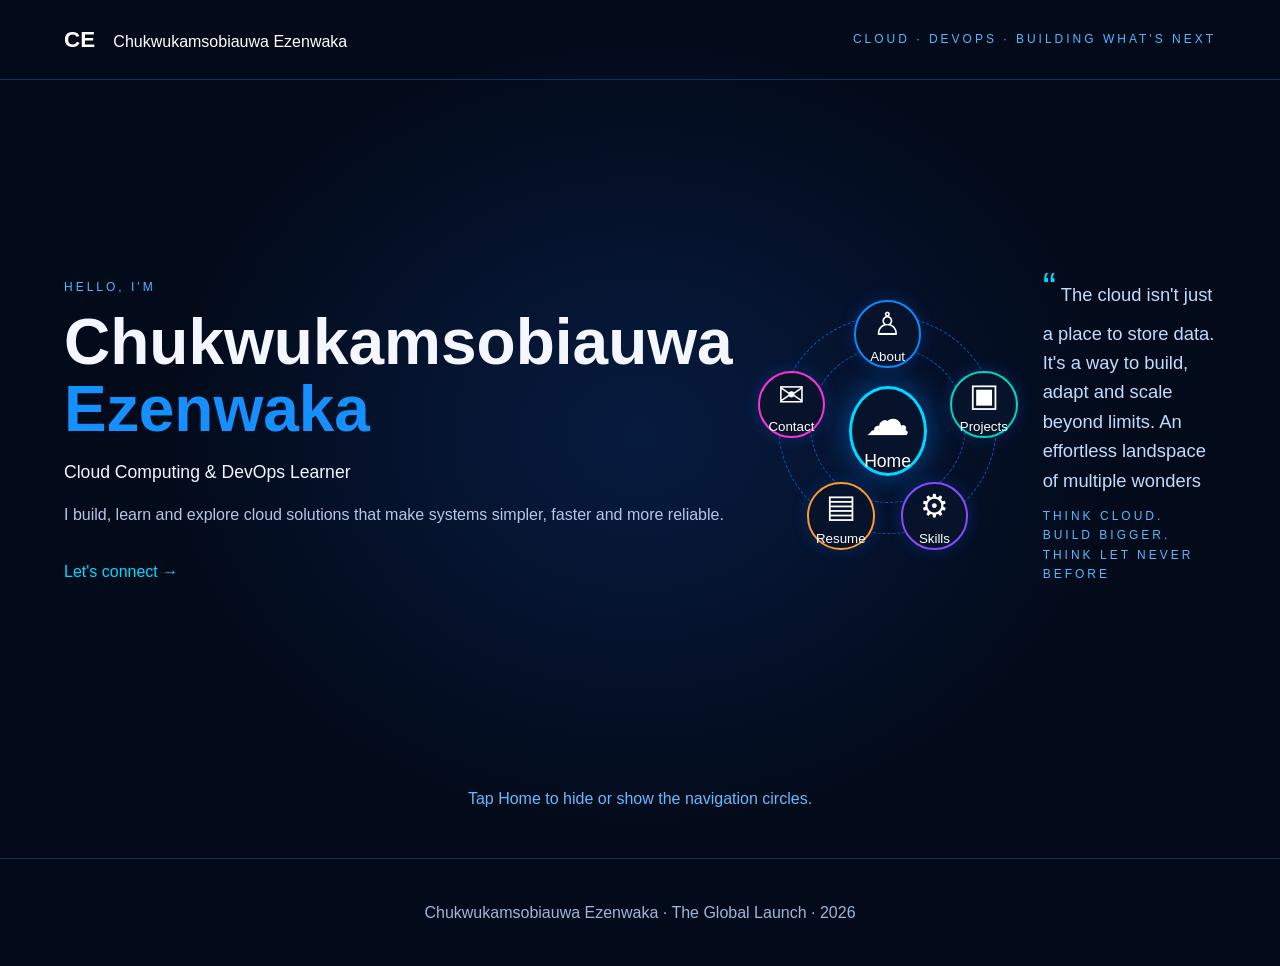
<file: index.html>
<!DOCTYPE html>
<html lang="en">
<head>
  <meta charset="UTF-8">
  <meta name="viewport" content="width=device-width, initial-scale=1.0">
  <meta name="description" content="Chukwukamsobiauwa Ezenwaka's cloud computing and DevOps portfolio.">
  <title>Chukwukamsobiauwa Ezenwaka | Cloud & DevOps</title>
  <link rel="stylesheet" href="style.css">
  <script src="script.js" defer></script>
</head>
<body>
  <header class="topbar">
    <a class="brand" href="#home">CE <span>Chukwukamsobiauwa Ezenwaka</span></a>
    <p class="tagline">CLOUD · DEVOPS · BUILDING WHAT'S NEXT</p>
  </header>

  <main id="home">
    <section class="intro">
      <p class="eyebrow">HELLO, I'M</p>
      <h1>Chukwukamsobiauwa<br><span>Ezenwaka</span></h1>
      <h2>Cloud Computing &amp; DevOps Learner</h2>
      <p class="description">
        I build, learn and explore cloud solutions
        that make systems simpler, faster and more reliable.
      </p>
      <a class="connect" href="#contact">Let's connect →</a>
    </section>

    <section class="navigation" aria-label="Portfolio navigation">
      <div class="orbit orbit-one"></div>
      <div class="orbit orbit-two"></div>

      <button class="nav-circle about" data-section="about" aria-label="Open About">
        <span class="symbol">♙</span><span>About</span>
      </button>
      <button class="nav-circle projects" data-section="projects" aria-label="Open Projects">
        <span class="symbol">▣</span><span>Projects</span>
      </button>
      <button class="nav-circle skills" data-section="skills" aria-label="Open Skills">
        <span class="symbol">⚙</span><span>Skills</span>
      </button>
      <button class="nav-circle resume" data-section="resume" aria-label="Open Resume">
        <span class="symbol">▤</span><span>Resume</span>
      </button>
      <button class="nav-circle contact" data-section="contact" aria-label="Open Contact">
        <span class="symbol">✉</span><span>Contact</span>
      </button>

      <button class="home-circle" id="homeButton" aria-expanded="true">
        <span class="symbol">☁</span>
        <span>Home</span>
      </button>
    </section>

    <aside class="quote">
      <span class="quote-mark">“</span>
      The cloud isn't just a place to store data.
      It's a way to build, adapt and scale beyond limits.
      An effortless landspace of multiple wonders
      <p>THINK CLOUD. BUILD BIGGER. THINK LET NEVER BEFORE</p>
    </aside>
  </main>

  <p class="hint" id="menuHint">Tap Home to hide or show the navigation circles.</p>

  <section class="content-section" id="about" hidden>
    <button class="back-button">← Back to Home</button>
    <h2>About Me</h2>
    <p>I'm learning cloud computing, DevOps, Linux and cloud infrastructure, one project at a time.</p>
  </section>

  <section class="content-section" id="projects" hidden>
    <button class="back-button">← Back to Home</button>
    <h2>Projects</h2>
    <article>
      <h3>The Global Launch</h3>
      <p>A responsive portfolio website hosted using Azure Blob Storage static website hosting.</p>
      <p>Status: In progress</p>
    </article>
  </section>

  <section class="content-section" id="skills" hidden>
    <button class="back-button">← Back to Home</button>
    <h2>Skills I'm Learning</h2>
    <ul>
      <li>Linux and shell commands</li>
      <li>Cloud computing fundamentals</li>
      <li>Microsoft Azure</li>
      <li>Git and GitHub</li>
      <li>HTML, CSS and JavaScript</li>
    </ul>
  </section>

  <section class="content-section" id="resume" hidden>
    <button class="back-button">← Back to Home</button>
    <h2>Resume</h2>
    <p>My cloud computing and DevOps learning journey is in progress.</p>
    <p>Add a genuine resume link here when you have one ready to share.</p>
  </section>

  <section class="content-section" id="contact" hidden>
    <button class="back-button">← Back to Home</button>
    <h2>Contact</h2>
    <p>Add your professional email or public profile links here when ready.</p>
  </section>

  <footer>
    <p>Chukwukamsobiauwa Ezenwaka · The Global Launch · 2026</p>
  </footer>
</body>
</html>
</file>
<file: style.css>
* {
  box-sizing: border-box;
}

:root {
  color-scheme: dark;
  --background: #030a19;
  --blue: #078bff;
  --cyan: #00d9ff;
  --text: #f4f7ff;
  --muted: #b5c8e8;
}

html {
  scroll-behavior: smooth;
}

body {
  margin: 0;
  background:
    radial-gradient(ellipse at 50% 45%, #071b40, transparent 55%),
    var(--background);
  color: var(--text);
  font-family: Arial, sans-serif;
  line-height: 1.6;
}

.topbar {
  min-height: 76px;
  padding: 18px 5%;
  display: flex;
  justify-content: space-between;
  align-items: center;
  gap: 20px;
  border-bottom: 1px solid #12305a;
}

.brand {
  color: white;
  font-size: 1.4rem;
  font-weight: bold;
  text-decoration: none;
}

.brand span {
  font-size: 1rem;
  font-weight: normal;
  margin-left: 12px;
}

.tagline, .eyebrow {
  color: #50baff;
  letter-spacing: 3px;
  font-size: .75rem;
}

main {
  min-height: 690px;
  display: grid;
  grid-template-columns: 1fr 1.5fr 1fr;
  align-items: center;
  gap: 25px;
  padding: 55px 5%;
}

.intro h1 {
  font-size: clamp(2.7rem, 5vw, 4.5rem);
  line-height: 1.05;
  margin: 12px 0;
}

.intro h1 span {
  color: #168fff;
}

.intro h2 {
  font-size: 1.1rem;
  font-weight: normal;
}

.description {
  color: var(--muted);
}

.connect {
  display: inline-block;
  margin-top: 15px;
  color: var(--cyan);
  text-decoration: none;
}

.navigation {
  position: relative;
  width: min(100%, 440px);
  aspect-ratio: 1;
  margin: auto;
}

.orbit {
  position: absolute;
  border: 1px dashed #075cb8;
  border-radius: 50%;
  pointer-events: none;
}

.orbit-one {
  inset: 8%;
}

.orbit-two {
  inset: 20%;
}

.nav-circle, .home-circle {
  position: absolute;
  z-index: 2;
  border-radius: 50%;
  display: flex;
  flex-direction: column;
  align-items: center;
  justify-content: center;
  gap: 3px;
  color: white;
  background: #06132b;
  cursor: pointer;
  transition: transform .25s, box-shadow .25s, opacity .25s;
}

.nav-circle {
  width: 26%;
  aspect-ratio: 1;
  border: 2px solid var(--blue);
  box-shadow: 0 0 16px #006eff40;
}

.nav-circle:hover, .nav-circle:focus-visible {
  transform: scale(1.08);
  box-shadow: 0 0 24px #008cff90;
}

.symbol {
  font-size: 2rem;
  line-height: 1.3;
}

.about {
  top: 2%;
  left: 37%;
}

.projects {
  top: 29%;
  right: 0;
  border-color: #00d6bd;
}

.skills {
  bottom: 2%;
  right: 19%;
  border-color: #8c49ff;
}

.resume {
  bottom: 2%;
  left: 19%;
  border-color: #ff9b28;
}

.contact {
  top: 29%;
  left: 0;
  border-color: #ff32cf;
}

.home-circle {
  top: 35%;
  left: 35%;
  width: 30%;
  aspect-ratio: 1;
  border: 3px solid var(--cyan);
  box-shadow: 0 0 30px #007bff85;
  font-size: 1.1rem;
}

.home-circle .symbol {
  font-size: 2.8rem;
}

.navigation.menu-hidden .nav-circle {
  opacity: 0;
  pointer-events: none;
  transform: scale(.5);
}

.navigation.menu-hidden .orbit {
  opacity: 0;
}

.quote {
  color: #c0dcff;
  font-size: 1.15rem;
}

.quote-mark {
  color: var(--cyan);
  font-size: 2.5rem;
}

.quote p {
  color: #56baff;
  font-size: .75rem;
  letter-spacing: 3px;
}

.hint {
  text-align: center;
  color: #67baff;
  padding: 0 15px 30px;
}

.content-section {
  max-width: 850px;
  margin: 20px auto;
  padding: 30px;
  border: 1px solid #174579;
  border-radius: 16px;
  background: #07142a;
}

.content-section[hidden] {
  display: none;
}

.content-section h2 {
  color: var(--cyan);
}

.back-button {
  padding: 10px 15px;
  border: 1px solid #278cff;
  border-radius: 8px;
  background: transparent;
  color: white;
  cursor: pointer;
}

footer {
  text-align: center;
  color: #9eb7da;
  padding: 25px;
  border-top: 1px solid #12305a;
}

@media (max-width: 850px) {
  main {
    grid-template-columns: 1fr;
    gap: 30px;
    padding: 35px 6%;
  }

  .intro {
    text-align: center;
  }

  .navigation {
    width: min(88vw, 390px);
  }

  .quote {
    max-width: 480px;
    margin: auto;
    text-align: center;
  }

  .tagline {
    display: none;
  }
}

@media (max-width: 420px) {
  .brand span {
    font-size: .85rem;
  }

  .symbol {
    font-size: 1.5rem;
  }

  .home-circle .symbol {
    font-size: 2rem;
  }

  .nav-circle {
    font-size: .8rem;
  }

  .home-circle {
    font-size: .9rem;
  }

  .content-section {
    margin: 15px;
    padding: 20px;
  }
}
</file>
